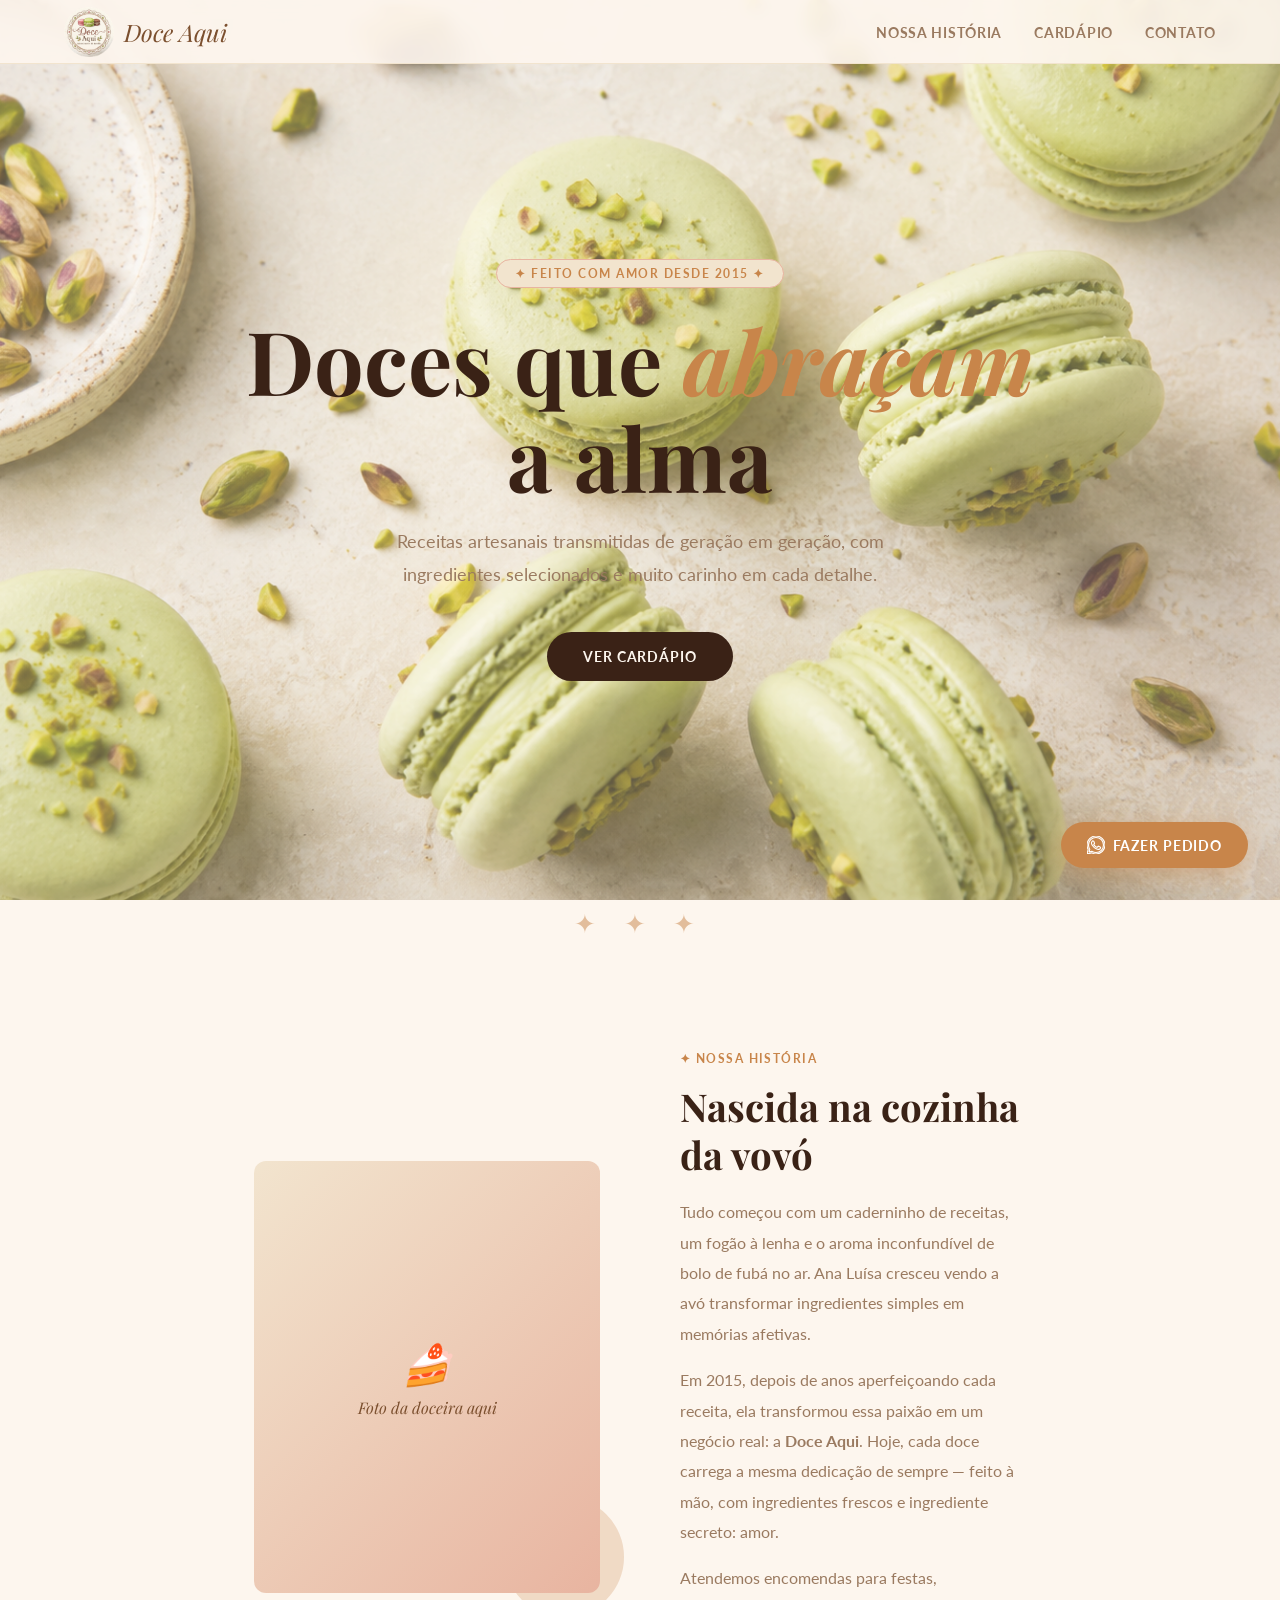
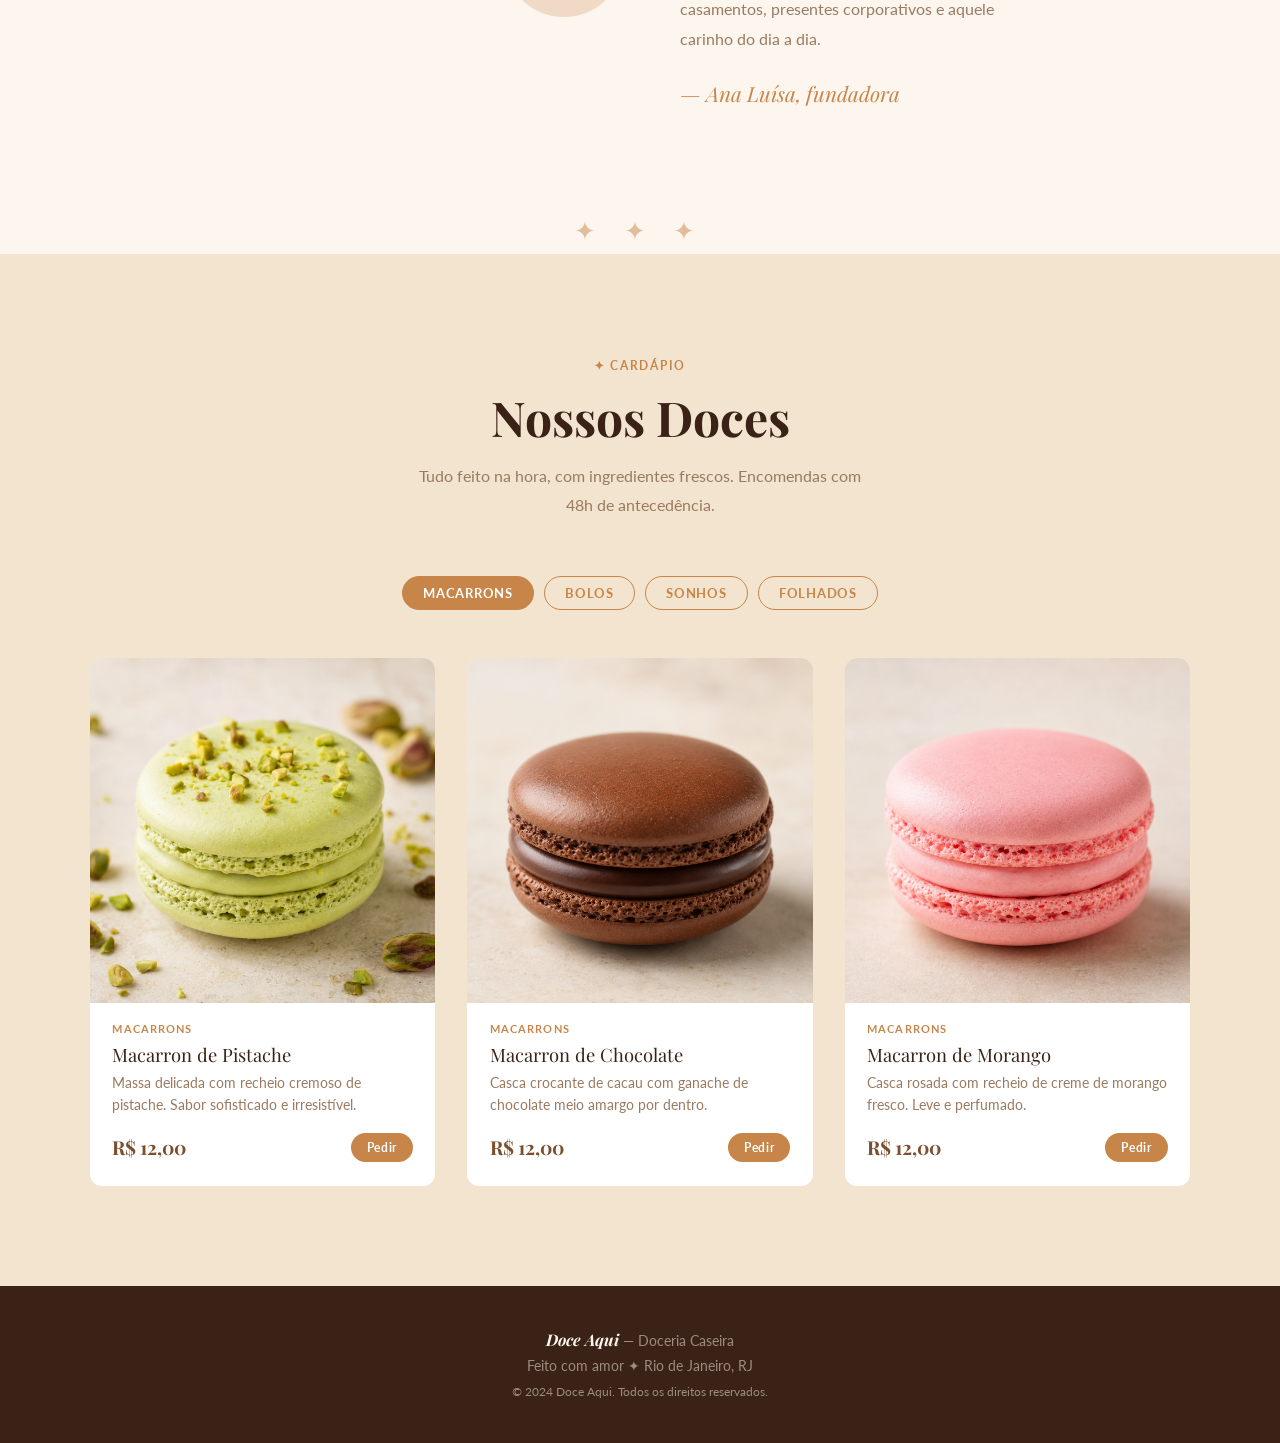
<file: index.html>
<!DOCTYPE html>
<html lang="pt-BR">
<head>
  <meta charset="UTF-8" />
  <meta name="viewport" content="width=device-width, initial-scale=1.0" />
  <title>Doce Aqui — Doceria Caseira</title>
  <link href="https://fonts.googleapis.com/css2?family=Playfair+Display:ital,wght@0,400;0,700;1,400&family=Lato:wght@300;400;700&display=swap" rel="stylesheet" />
  <link rel="icon" type="image/x-icon" href="assets/DoceAqui_icone.ico">
  <link rel="apple-touch-icon" href="assets/DoceAqui_logo.png">
  <link rel="shortcut icon" href="assets/DoceAqui_icone.ico">
  <link rel="stylesheet" href="styles.css">

</head>
<body>

  <!-- ── NAVBAR ── -->
  <nav>
    <a class="nav-logo" href="#">
      <img src="assets/DoceAqui_logo.png" alt="Logo Doce Aqui">
      Doce Aqui
    </a>
    <button class="nav-toggle" onclick="toggleMenu()">
      <span></span>
      <span></span>
      <span></span>
    </button>
    <ul class="nav-links" id="navLinks">
      <li><a href="#historia" onclick="fecharMenu()">Nossa História</a></li>
      <li><a href="#catalogo" onclick="fecharMenu()">Cardápio</a></li>
      <li><a href="https://wa.me/5511999999999" target="_blank" onclick="fecharMenu()">Contato</a></li>
    </ul>
  </nav>

  <!-- ── BOTÃO FLUTUANTE DE CONTATO ── -->
  <a class="btn-float" href="https://wa.me/5511999999999" target="_blank">
  <svg viewBox="0 0 32 32" fill="currentColor">
    <path d="M16 0C7.163 0 0 7.163 0 16c0 2.83.738 5.485 2.031 7.788L0 32l8.418-2.002A15.954 15.954 0 0 0 16 32c8.837 0 16-7.163 16-16S24.837 0 16 0zm0 29.333a13.28 13.28 0 0 1-6.787-1.858l-.486-.29-5.002 1.19 1.228-4.875-.317-.5A13.234 13.234 0 0 1 2.667 16C2.667 8.636 8.636 2.667 16 2.667S29.333 8.636 29.333 16 23.364 29.333 16 29.333zm7.27-9.875c-.398-.199-2.352-1.16-2.717-1.292-.364-.133-.63-.199-.895.2-.265.398-1.028 1.292-1.26 1.558-.232.265-.464.298-.862.1-.398-.2-1.681-.62-3.203-1.977-1.184-1.057-1.983-2.362-2.215-2.76-.232-.398-.025-.613.174-.811.179-.178.398-.465.597-.697.2-.233.265-.399.398-.664.133-.266.067-.498-.033-.697-.1-.2-.895-2.158-1.226-2.955-.322-.775-.65-.67-.895-.682l-.762-.013c-.265 0-.696.1-1.060.498-.364.398-1.393 1.36-1.393 3.317 0 1.957 1.426 3.848 1.625 4.114.2.265 2.807 4.287 6.802 6.014.951.41 1.693.655 2.271.839.954.304 1.823.261 2.51.158.766-.114 2.352-.961 2.683-1.889.332-.928.332-1.724.232-1.889-.099-.166-.364-.265-.762-.464z"/>
  </svg>
  Fazer Pedido
  </a>

  <!-- ── HERO ── -->
  <section class="hero">
    <div class="hero-bg-circle c1"></div>
    <div class="hero-bg-circle c2"></div>
    <div class="hero-badge">✦ Feito com amor desde 2015 ✦</div>
    <h1>Doces que <em>abraçam</em><br>a alma</h1>
    <p>Receitas artesanais transmitidas de geração em geração, com ingredientes selecionados e muito carinho em cada detalhe.</p>
    <a class="hero-cta" href="#catalogo">Ver Cardápio</a>
  </section>

  <div class="divider">✦ ✦ ✦</div>

  <!-- ── HISTÓRIA ── -->
  <section id="historia">
    <div class="historia-img-wrap">
      <!-- Substitua por <img class="historia-img" src="sua-foto.jpg" alt="Fundadora da Doce Aqui" /> -->
      <div class="historia-img-placeholder">
        <span class="icon">🍰</span>
        <span>Foto da doceira aqui</span>
      </div>
      <div class="historia-accent"></div>
    </div>
    <div class="historia-text">
      <span class="historia-tag">✦ Nossa história</span>
      <h2>Nascida na cozinha da vovó</h2>
      <p>Tudo começou com um caderninho de receitas, um fogão à lenha e o aroma inconfundível de bolo de fubá no ar. Ana Luísa cresceu vendo a avó transformar ingredientes simples em memórias afetivas.</p>
      <p>Em 2015, depois de anos aperfeiçoando cada receita, ela transformou essa paixão em um negócio real: a <strong>Doce Aqui</strong>. Hoje, cada doce carrega a mesma dedicação de sempre — feito à mão, com ingredientes frescos e ingrediente secreto: amor.</p>
      <p>Atendemos encomendas para festas, casamentos, presentes corporativos e aquele carinho do dia a dia.</p>
      <div class="historia-assinatura">— Ana Luísa, fundadora</div>
    </div>
  </section>

  <div class="divider">✦ ✦ ✦</div>

  <!-- ── CATÁLOGO ── -->
  <section id="catalogo">
    <div class="section-header">
      <span class="tag">✦ Cardápio</span>
      <h2>Nossos Doces</h2>
      <p>Tudo feito na hora, com ingredientes frescos. Encomendas com 48h de antecedência.</p>
    </div>

  <div class="filter-bar">
    <button class="filter-btn active" data-filter="macarrons"  onclick="filtrarCards(this,'macarrons')">Macarrons</button>
    <button class="filter-btn"        data-filter="bolos"      onclick="filtrarCards(this,'bolos')">Bolos</button>
    <button class="filter-btn"        data-filter="sonhos"     onclick="filtrarCards(this,'sonhos')">Sonhos</button>
    <button class="filter-btn"        data-filter="folhados"  onclick="filtrarCards(this,'folhados')">Folhados</button>
  </div>

    <div class="catalog-grid" id="catalogGrid">

      <div class="card" data-categoria="macarrons">
        <img src="assets/macarron_pistache.png" class="card-img" alt="Foto Macarron de Pistache">
        <div class="card-body">
          <div class="card-category">Macarrons</div>
          <div class="card-name">Macarron de Pistache</div>
          <div class="card-desc">Massa delicada com recheio cremoso de pistache. Sabor sofisticado e irresistível.</div>
          <div class="card-footer">
            <span class="card-price">R$ 12,00</span>
            <button class="card-btn" onclick="pedirProduto('Macarron de Pistache')">Pedir</button>
          </div>
        </div>
      </div>

      <div class="card" data-categoria="macarrons">
        <img src="assets/macarron_chocolate.png" class="card-img" alt="Macarron de chocolate">
        <div class="card-body">
          <div class="card-category">Macarrons</div>
          <div class="card-name">Macarron de Chocolate</div>
          <div class="card-desc">Casca crocante de cacau com ganache de chocolate meio amargo por dentro.</div>
          <div class="card-footer">
            <span class="card-price">R$ 12,00</span>
            <button class="card-btn" onclick="pedirProduto('Macarron de Chocolate')">Pedir</button>
          </div>
        </div>
      </div>

      <div class="card" data-categoria="macarrons">
        <img src="assets/macarron_morango.png" class="card-img" alt="Macarron de morango">
        <div class="card-body">
          <div class="card-category">Macarrons</div>
          <div class="card-name">Macarron de Morango</div>
          <div class="card-desc">Casca rosada com recheio de creme de morango fresco. Leve e perfumado.</div>
          <div class="card-footer">
            <span class="card-price">R$ 12,00</span>
            <button class="card-btn" onclick="pedirProduto('Macarron de Morango')">Pedir</button>
          </div>
        </div>
      </div>

      <div class="card" data-categoria="bolos" style="display:none">
        <img src="assets/bolo_cenoura.png" class="card-img" alt="Bolo de cenoura">
        <div class="card-body">
          <div class="card-category">Bolos</div>
          <div class="card-name">Bolo de Cenoura com Ganache</div>
          <div class="card-desc">Massa fofinha de cenoura coberta com cobertura de chocolate meio amargo. Clássico irresistível.</div>
          <div class="card-footer">
            <span class="card-price">R$ 75,00</span>
            <button class="card-btn" onclick="pedirProduto('Bolo de Cenoura com Ganache')">Pedir</button>
          </div>
        </div>
      </div>

      <div class="card" data-categoria="bolos" style="display:none">
        <img src="assets/bolo_brigadeiro.png" class="card-img" alt="Bolo de brigadeiro">
        <div class="card-body">
          <div class="card-category">Bolos</div>
          <div class="card-name">Bolo de Brigadeiro</div>
          <div class="card-desc">Massa de chocolate com recheio e cobertura de brigadeiro gourmet. Puro pecado.</div>
          <div class="card-footer">
            <span class="card-price">R$ 80,00</span>
            <button class="card-btn" onclick="pedirProduto('Bolo de Brigadeiro')">Pedir</button>
          </div>
        </div>
      </div>

      <div class="card" data-categoria="sonhos" style="display:none">
        <img src="assets/sonho_doce_de_leite.png" class="card-img" alt="Sonho de doce de leite">
        <div class="card-body">
          <div class="card-category">Sonhos</div>
          <div class="card-name">Sonho de Doce de Leite</div>
          <div class="card-desc">Massa macia e fofa recheada com doce de leite cremoso. Comfort food na sua melhor forma.</div>
          <div class="card-footer">
            <span class="card-price">R$ 18,00</span>
            <button class="card-btn" onclick="pedirProduto('Sonho de Doce de Leite')">Pedir</button>
          </div>
        </div>
      </div>

      <div class="card" data-categoria="sonhos" style="display:none">
        <img src="assets/sonho_baunilha.png" class="card-img" alt="Sonho de baunilha">
        <div class="card-body">
          <div class="card-category">Sonhos</div>
          <div class="card-name">Sonho de Baunilha</div>
          <div class="card-desc">Recheado com creme de baunilha artesanal, leve e perfumado. Clássico que nunca decepciona.</div>
          <div class="card-footer">
            <span class="card-price">R$ 18,00</span>
            <button class="card-btn" onclick="pedirProduto('Sonho de Baunilha e Creme')">Pedir</button>
          </div>
        </div>
      </div>

      <div class="card" data-categoria="folhados" style="display:none">
        <img src="assets/folhado_mil_folhas.png" class="card-img" alt="Folhado mil folhas">
        <div class="card-body">
          <div class="card-category">Folhados</div>
          <div class="card-name">Mil Folhas</div>
          <div class="card-desc">Camadas crocantes de massa folhada intercaladas com creme de baunilha e açúcar de confeiteiro.</div>
          <div class="card-footer">
            <span class="card-price">R$ 22,00</span>
            <button class="card-btn" onclick="pedirProduto('Mil Folhas')">Pedir</button>
          </div>
        </div>
      </div>

      <div class="card" data-categoria="folhados" style="display:none">
        <img src="assets/folhado_doce_de_leite.png" class="card-img" alt="Folhado de doce de leite">
        <div class="card-body">
          <div class="card-category">Folhados</div>
          <div class="card-name">Folhado de Doce de Leite</div>
          <div class="card-desc">Massa folhada crocante recheada com doce de leite cremoso. Simples e absolutamente delicioso.</div>
          <div class="card-footer">
            <span class="card-price">R$ 20,00</span>
            <button class="card-btn" onclick="pedirProduto('Folhado de Doce de Leite')">Pedir</button>
          </div>
        </div>
      </div>

    </div>
  </section>

  <!-- ── FOOTER ── -->
  <footer>
    <strong>Doce Aqui</strong> — Doceria Caseira<br>
    Feito com amor ✦ Rio de Janeiro, RJ<br>
    <span style="font-size:0.78rem;">© 2024 Doce Aqui. Todos os direitos reservados.</span>
  </footer>
  <script src="script.js"></script>
</body>
</html>
</file>
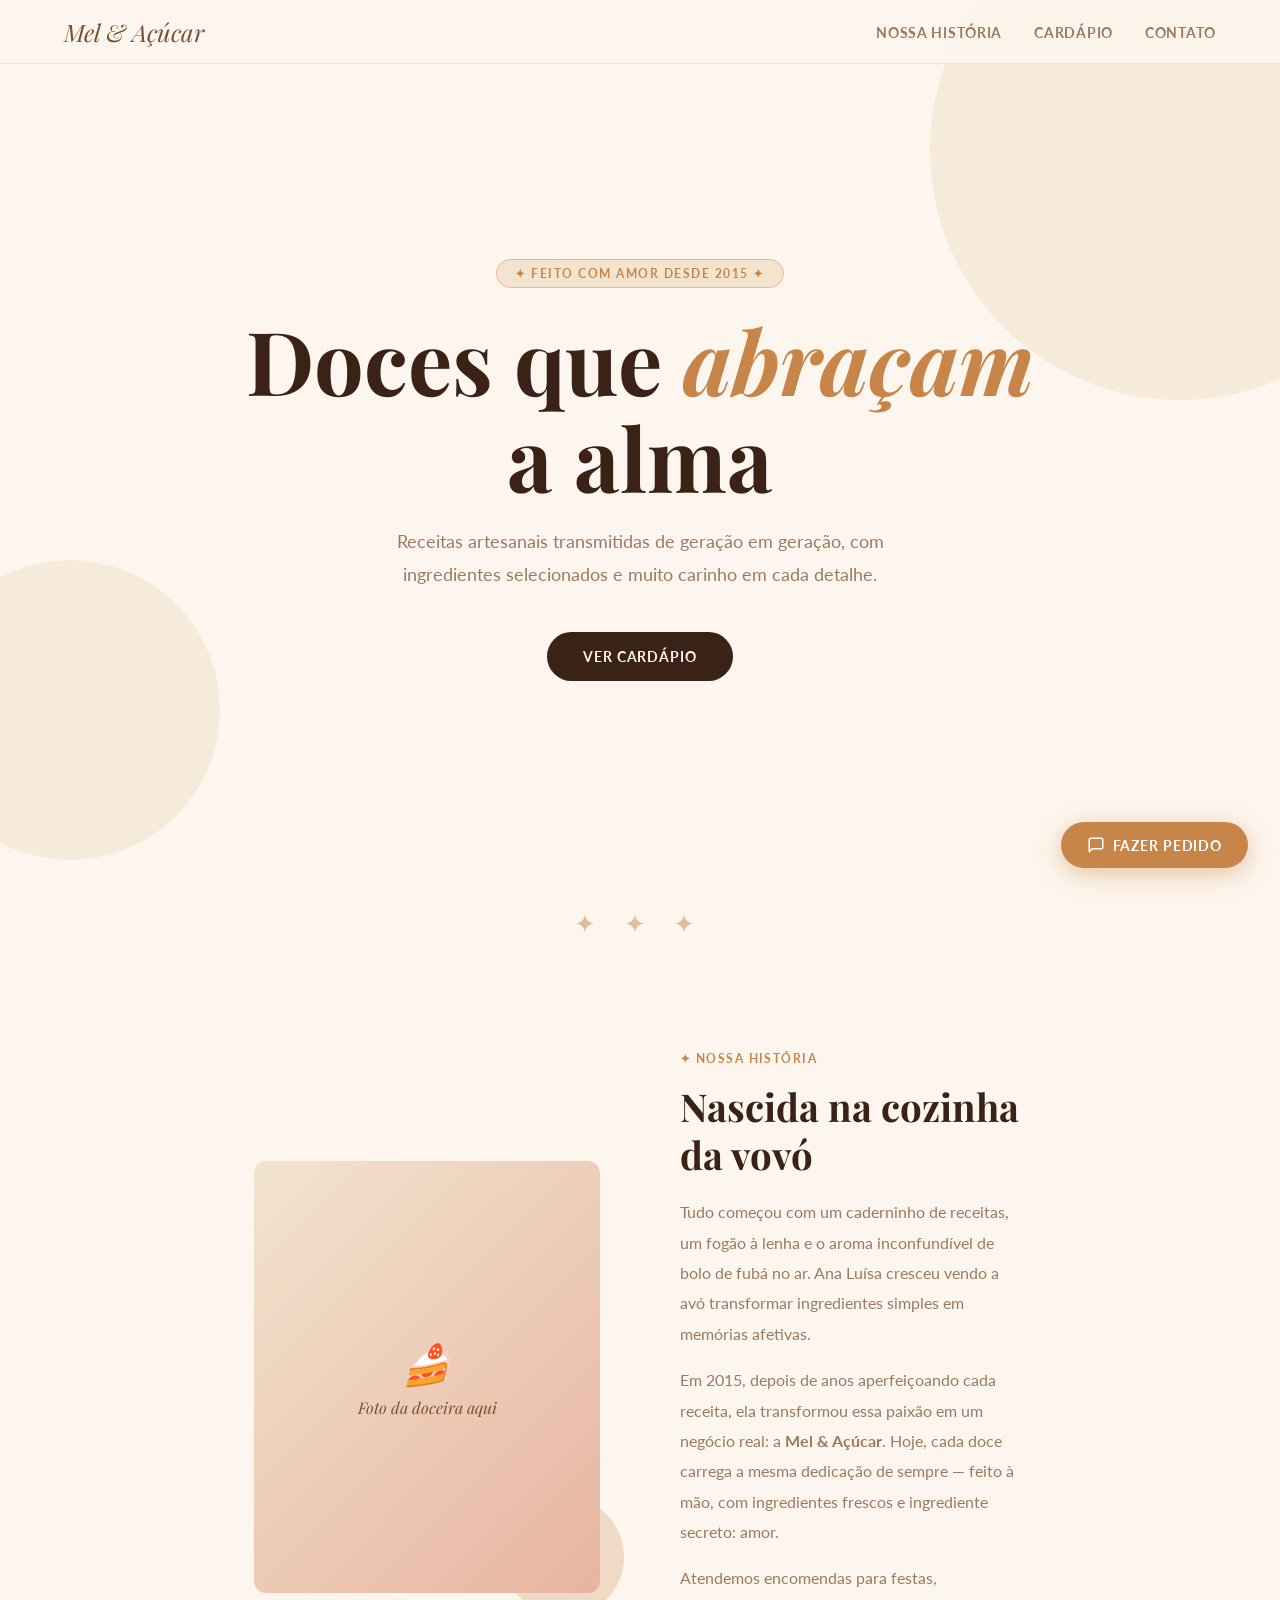
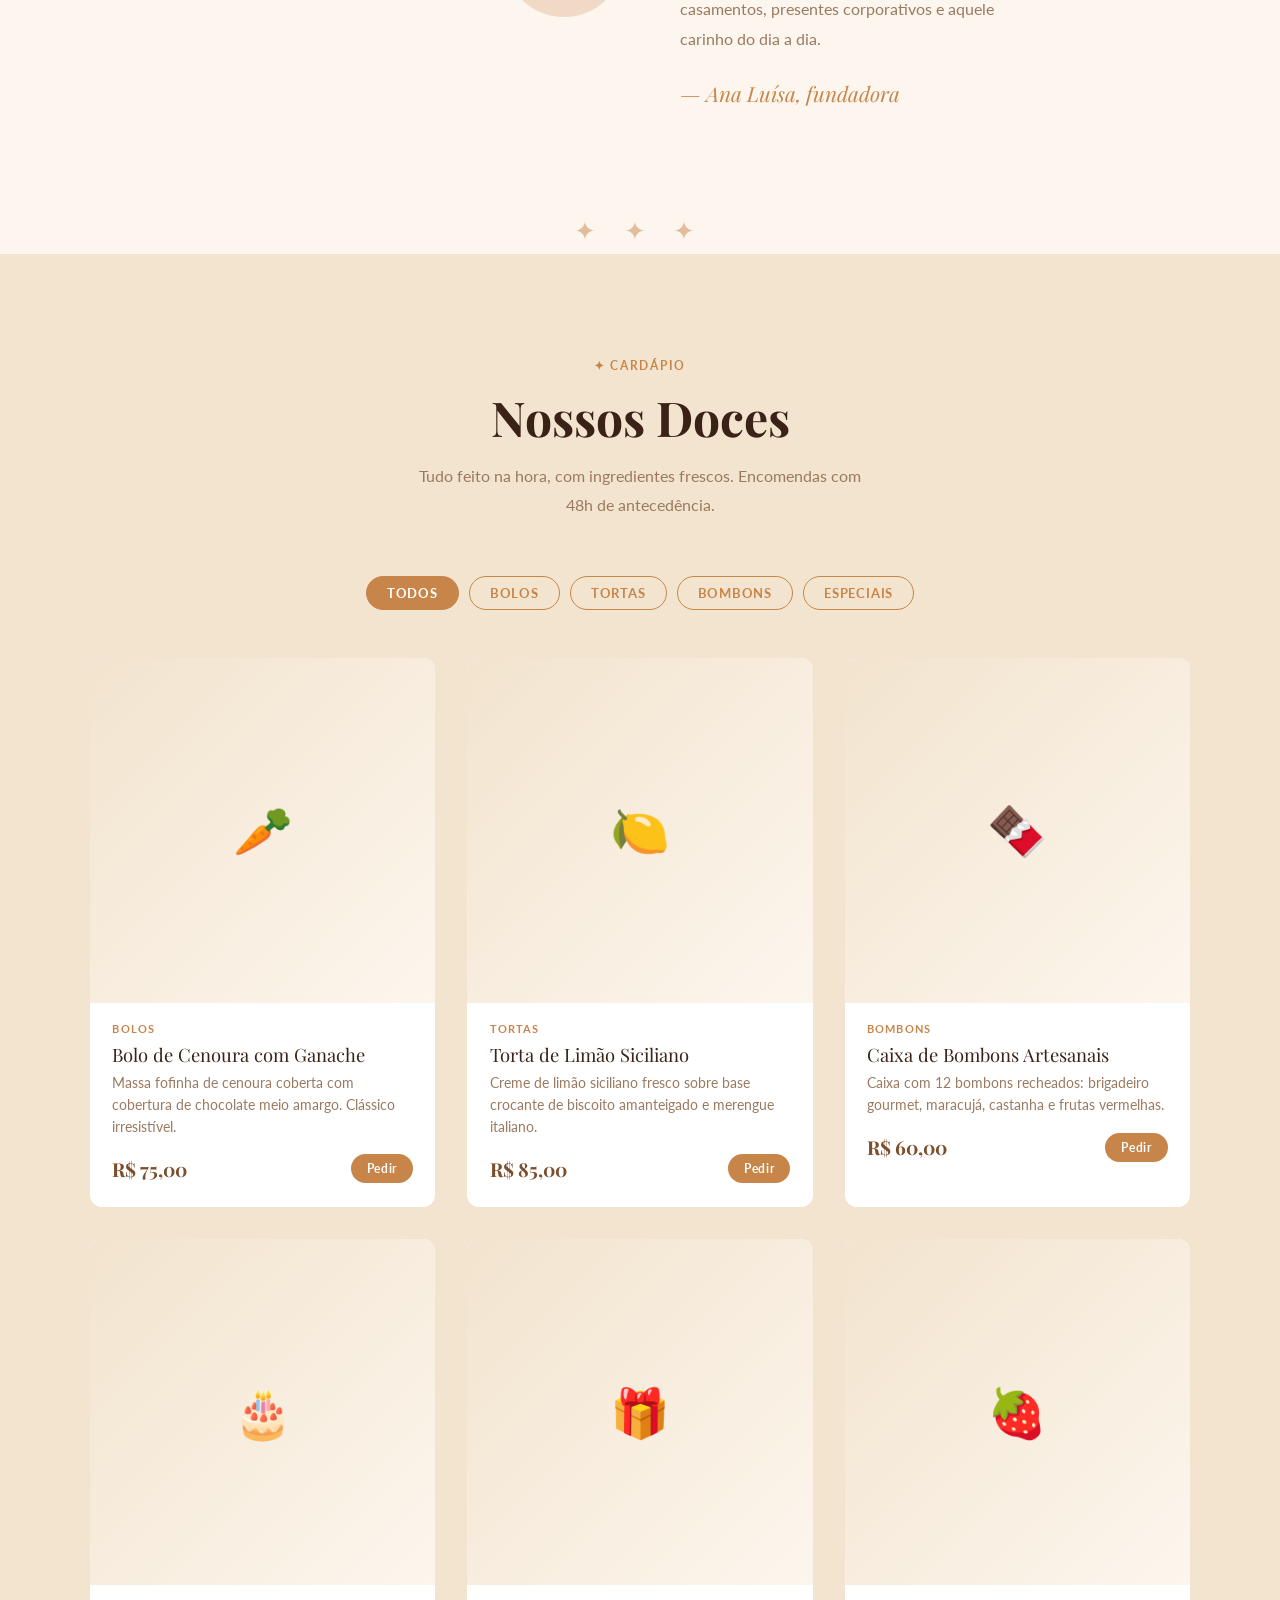
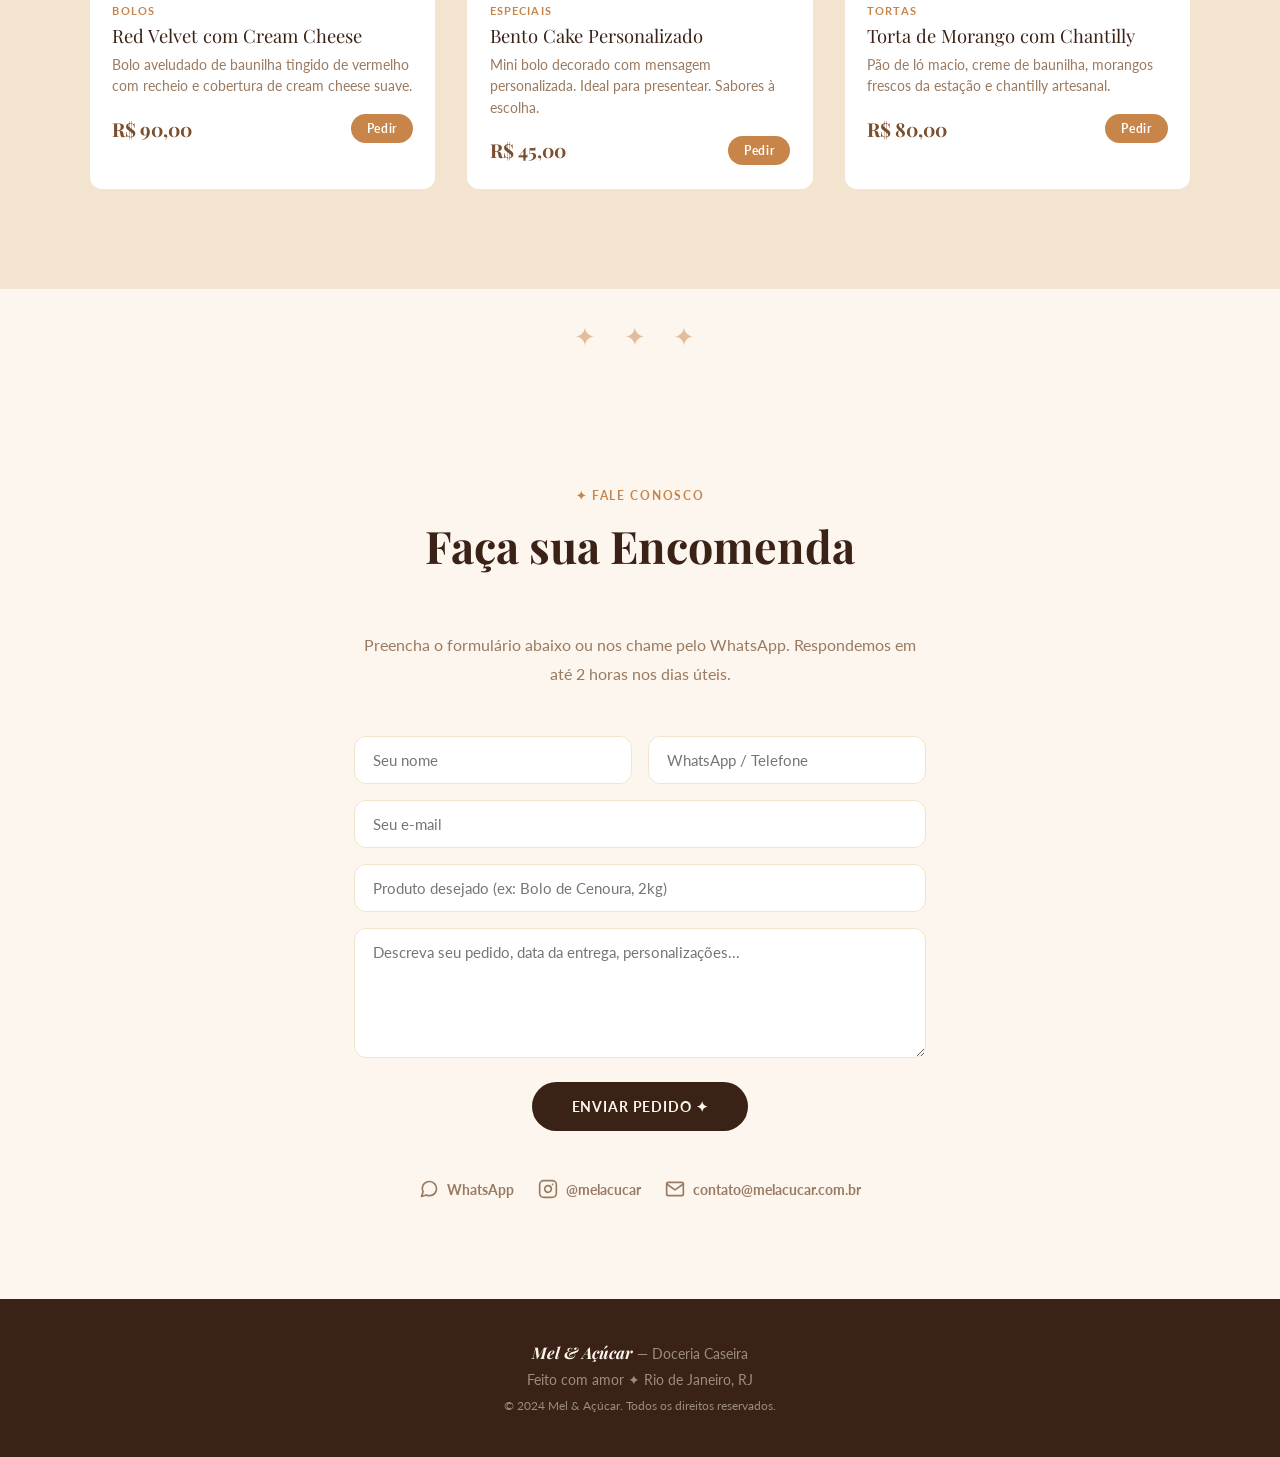
<file: landing_page.html>
<!DOCTYPE html>
<html lang="pt-BR">
<head>
  <meta charset="UTF-8" />
  <meta name="viewport" content="width=device-width, initial-scale=1.0" />
  <title>Mel & Açúcar — Doceria Caseira</title>
  <link href="https://fonts.googleapis.com/css2?family=Playfair+Display:ital,wght@0,400;0,700;1,400&family=Lato:wght@300;400;700&display=swap" rel="stylesheet" />
  <style>
    *, *::before, *::after { box-sizing: border-box; margin: 0; padding: 0; }

    :root {
      --cream:    #FDF6EE;
      --sand:     #F2E4CE;
      --caramel:  #C8854A;
      --brown:    #7B4F2E;
      --dark:     #3A2216;
      --white:    #FFFFFF;
      --rose:     #E8B4A0;
      --text:     #4A2E1A;
      --muted:    #9A7A60;
      --radius:   12px;
    }

    html { scroll-behavior: smooth; }

    body {
      font-family: 'Lato', sans-serif;
      background-color: var(--cream);
      color: var(--text);
      overflow-x: hidden;
    }

    /* ── NAVBAR ─────────────────────────────────────────── */
    nav {
      position: fixed;
      top: 0; left: 0; right: 0;
      z-index: 100;
      background: rgba(253, 246, 238, 0.92);
      backdrop-filter: blur(8px);
      border-bottom: 1px solid var(--sand);
      display: flex;
      justify-content: space-between;
      align-items: center;
      padding: 0 5%;
      height: 64px;
    }

    .nav-logo {
      font-family: 'Playfair Display', serif;
      font-size: 1.5rem;
      color: var(--brown);
      text-decoration: none;
      font-style: italic;
    }

    .nav-links {
      display: flex;
      gap: 2rem;
      list-style: none;
    }

    .nav-links a {
      text-decoration: none;
      color: var(--muted);
      font-size: 0.9rem;
      letter-spacing: 0.05em;
      text-transform: uppercase;
      font-weight: 700;
      transition: color 0.2s;
    }

    .nav-links a:hover { color: var(--caramel); }

    /* ── FLOATING CONTACT BUTTON ─────────────────────────── */
    .btn-float {
      position: fixed;
      bottom: 32px;
      right: 32px;
      z-index: 200;
      background: var(--caramel);
      color: var(--white);
      border: none;
      border-radius: 50px;
      padding: 14px 26px;
      font-family: 'Lato', sans-serif;
      font-weight: 700;
      font-size: 0.9rem;
      letter-spacing: 0.06em;
      text-transform: uppercase;
      cursor: pointer;
      box-shadow: 0 6px 24px rgba(200, 133, 74, 0.45);
      transition: transform 0.2s, box-shadow 0.2s, background 0.2s;
      display: flex;
      align-items: center;
      gap: 8px;
      text-decoration: none;
    }

    .btn-float:hover {
      background: var(--brown);
      transform: translateY(-2px);
      box-shadow: 0 10px 32px rgba(123, 79, 46, 0.4);
    }

    .btn-float svg {
      width: 18px;
      height: 18px;
      fill: none;
      stroke: currentColor;
      stroke-width: 2;
      stroke-linecap: round;
      stroke-linejoin: round;
    }

    /* ── HERO ────────────────────────────────────────────── */
    .hero {
      min-height: 100vh;
      display: flex;
      flex-direction: column;
      justify-content: center;
      align-items: center;
      text-align: center;
      padding: 120px 5% 80px;
      position: relative;
      overflow: hidden;
    }

    .hero-bg-circle {
      position: absolute;
      border-radius: 50%;
      background: var(--sand);
      opacity: 0.6;
      pointer-events: none;
    }
    .hero-bg-circle.c1 { width: 500px; height: 500px; top: -100px; right: -150px; }
    .hero-bg-circle.c2 { width: 300px; height: 300px; bottom: 40px; left: -80px; }

    .hero-badge {
      display: inline-block;
      background: var(--sand);
      color: var(--caramel);
      font-size: 0.78rem;
      font-weight: 700;
      letter-spacing: 0.12em;
      text-transform: uppercase;
      border-radius: 50px;
      padding: 6px 18px;
      margin-bottom: 1.5rem;
      border: 1px solid var(--rose);
    }

    .hero h1 {
      font-family: 'Playfair Display', serif;
      font-size: clamp(3rem, 7vw, 5.5rem);
      color: var(--dark);
      line-height: 1.1;
      margin-bottom: 1.2rem;
    }

    .hero h1 em {
      color: var(--caramel);
      font-style: italic;
    }

    .hero p {
      font-size: 1.15rem;
      color: var(--muted);
      max-width: 520px;
      line-height: 1.8;
      margin-bottom: 2.5rem;
    }

    .hero-cta {
      display: inline-block;
      background: var(--dark);
      color: var(--cream);
      text-decoration: none;
      padding: 16px 36px;
      border-radius: 50px;
      font-weight: 700;
      font-size: 0.9rem;
      letter-spacing: 0.06em;
      text-transform: uppercase;
      transition: background 0.2s, transform 0.2s;
    }

    .hero-cta:hover {
      background: var(--caramel);
      transform: translateY(-2px);
    }

    /* ── DIVIDER ─────────────────────────────────────────── */
    .divider {
      text-align: center;
      color: var(--caramel);
      font-size: 1.6rem;
      letter-spacing: 0.4em;
      padding: 0.5rem 0;
      opacity: 0.5;
    }

    /* ── HISTÓRIA ────────────────────────────────────────── */
    #historia {
      max-width: 900px;
      margin: 0 auto;
      padding: 100px 5%;
      display: grid;
      grid-template-columns: 1fr 1fr;
      gap: 5rem;
      align-items: center;
    }

    .historia-img-wrap {
      position: relative;
    }

    .historia-img {
      width: 100%;
      border-radius: var(--radius);
      aspect-ratio: 4/5;
      object-fit: cover;
      background: var(--sand);
      display: block;
    }

    .historia-img-placeholder {
      width: 100%;
      border-radius: var(--radius);
      aspect-ratio: 4/5;
      background: linear-gradient(135deg, var(--sand) 0%, var(--rose) 100%);
      display: flex;
      flex-direction: column;
      align-items: center;
      justify-content: center;
      color: var(--brown);
      font-family: 'Playfair Display', serif;
      font-size: 1rem;
      gap: 0.5rem;
      font-style: italic;
    }

    .historia-img-placeholder .icon {
      font-size: 2.5rem;
    }

    .historia-accent {
      position: absolute;
      width: 120px; height: 120px;
      background: var(--caramel);
      border-radius: 50%;
      bottom: -24px; right: -24px;
      z-index: -1;
      opacity: 0.25;
    }

    .historia-tag {
      display: inline-block;
      font-size: 0.75rem;
      font-weight: 700;
      letter-spacing: 0.12em;
      text-transform: uppercase;
      color: var(--caramel);
      margin-bottom: 1rem;
    }

    .historia-text h2 {
      font-family: 'Playfair Display', serif;
      font-size: clamp(1.8rem, 3vw, 2.6rem);
      color: var(--dark);
      line-height: 1.25;
      margin-bottom: 1.2rem;
    }

    .historia-text p {
      color: var(--muted);
      font-size: 1rem;
      line-height: 1.9;
      margin-bottom: 1rem;
    }

    .historia-text p:last-child { margin-bottom: 0; }

    .historia-assinatura {
      font-family: 'Playfair Display', serif;
      font-style: italic;
      font-size: 1.3rem;
      color: var(--caramel);
      margin-top: 1.5rem;
    }

    /* ── CATÁLOGO ────────────────────────────────────────── */
    #catalogo {
      background: var(--sand);
      padding: 100px 5%;
    }

    .section-header {
      text-align: center;
      margin-bottom: 3.5rem;
    }

    .section-header .tag {
      display: inline-block;
      font-size: 0.75rem;
      font-weight: 700;
      letter-spacing: 0.14em;
      text-transform: uppercase;
      color: var(--caramel);
      margin-bottom: 0.8rem;
    }

    .section-header h2 {
      font-family: 'Playfair Display', serif;
      font-size: clamp(2rem, 4vw, 3rem);
      color: var(--dark);
      margin-bottom: 0.8rem;
    }

    .section-header p {
      color: var(--muted);
      font-size: 1rem;
      max-width: 460px;
      margin: 0 auto;
      line-height: 1.8;
    }

    .filter-bar {
      display: flex;
      justify-content: center;
      flex-wrap: wrap;
      gap: 10px;
      margin-bottom: 3rem;
    }

    .filter-btn {
      background: transparent;
      border: 1.5px solid var(--caramel);
      color: var(--caramel);
      border-radius: 50px;
      padding: 8px 20px;
      font-family: 'Lato', sans-serif;
      font-size: 0.82rem;
      font-weight: 700;
      letter-spacing: 0.06em;
      text-transform: uppercase;
      cursor: pointer;
      transition: all 0.2s;
    }

    .filter-btn:hover,
    .filter-btn.active {
      background: var(--caramel);
      color: var(--white);
    }

    .catalog-grid {
      display: grid;
      grid-template-columns: repeat(auto-fill, minmax(260px, 1fr));
      gap: 2rem;
      max-width: 1100px;
      margin: 0 auto;
    }

    .card {
      background: var(--white);
      border-radius: var(--radius);
      overflow: hidden;
      transition: transform 0.25s, box-shadow 0.25s;
      cursor: pointer;
    }

    .card:hover {
      transform: translateY(-6px);
      box-shadow: 0 16px 40px rgba(58, 34, 22, 0.12);
    }

    .card-img {
      width: 100%;
      aspect-ratio: 1/1;
      object-fit: cover;
      background: var(--sand);
      display: block;
    }

    .card-img-placeholder {
      width: 100%;
      aspect-ratio: 1/1;
      display: flex;
      align-items: center;
      justify-content: center;
      font-size: 3rem;
      background: linear-gradient(135deg, var(--sand) 0%, var(--cream) 100%);
    }

    .card-body {
      padding: 1.2rem 1.4rem 1.5rem;
    }

    .card-category {
      font-size: 0.7rem;
      font-weight: 700;
      letter-spacing: 0.1em;
      text-transform: uppercase;
      color: var(--caramel);
      margin-bottom: 0.4rem;
    }

    .card-name {
      font-family: 'Playfair Display', serif;
      font-size: 1.15rem;
      color: var(--dark);
      margin-bottom: 0.4rem;
    }

    .card-desc {
      font-size: 0.85rem;
      color: var(--muted);
      line-height: 1.6;
      margin-bottom: 1rem;
    }

    .card-footer {
      display: flex;
      justify-content: space-between;
      align-items: center;
    }

    .card-price {
      font-family: 'Playfair Display', serif;
      font-size: 1.2rem;
      color: var(--brown);
      font-weight: 700;
    }

    .card-btn {
      background: var(--caramel);
      color: var(--white);
      border: none;
      border-radius: 50px;
      padding: 7px 16px;
      font-family: 'Lato', sans-serif;
      font-size: 0.78rem;
      font-weight: 700;
      letter-spacing: 0.05em;
      cursor: pointer;
      transition: background 0.2s;
    }

    .card-btn:hover { background: var(--brown); }

    /* ── CONTATO ─────────────────────────────────────────── */
    #contato {
      padding: 100px 5%;
      max-width: 700px;
      margin: 0 auto;
      text-align: center;
    }

    #contato h2 {
      font-family: 'Playfair Display', serif;
      font-size: clamp(2rem, 4vw, 2.8rem);
      color: var(--dark);
      margin-bottom: 1rem;
    }

    #contato > p {
      color: var(--muted);
      font-size: 1rem;
      line-height: 1.8;
      margin-bottom: 3rem;
    }

    .contact-form {
      display: flex;
      flex-direction: column;
      gap: 1rem;
      text-align: left;
    }

    .form-row {
      display: grid;
      grid-template-columns: 1fr 1fr;
      gap: 1rem;
    }

    .contact-form input,
    .contact-form textarea {
      width: 100%;
      background: var(--white);
      border: 1.5px solid var(--sand);
      border-radius: var(--radius);
      padding: 14px 18px;
      font-family: 'Lato', sans-serif;
      font-size: 0.95rem;
      color: var(--text);
      outline: none;
      transition: border-color 0.2s;
    }

    .contact-form input:focus,
    .contact-form textarea:focus {
      border-color: var(--caramel);
    }

    .contact-form textarea { resize: vertical; min-height: 130px; }

    .form-submit {
      background: var(--dark);
      color: var(--cream);
      border: none;
      border-radius: 50px;
      padding: 16px 40px;
      font-family: 'Lato', sans-serif;
      font-weight: 700;
      font-size: 0.9rem;
      letter-spacing: 0.06em;
      text-transform: uppercase;
      cursor: pointer;
      align-self: center;
      transition: background 0.2s, transform 0.2s;
      margin-top: 0.5rem;
    }

    .form-submit:hover {
      background: var(--caramel);
      transform: translateY(-2px);
    }

    .contact-channels {
      display: flex;
      justify-content: center;
      gap: 1.5rem;
      margin-top: 3rem;
      flex-wrap: wrap;
    }

    .channel-link {
      display: flex;
      align-items: center;
      gap: 8px;
      text-decoration: none;
      color: var(--muted);
      font-size: 0.9rem;
      font-weight: 700;
      transition: color 0.2s;
    }

    .channel-link:hover { color: var(--caramel); }

    .channel-link svg {
      width: 20px; height: 20px;
      fill: none; stroke: currentColor;
      stroke-width: 2;
      stroke-linecap: round;
      stroke-linejoin: round;
    }

    /* ── FOOTER ──────────────────────────────────────────── */
    footer {
      background: var(--dark);
      color: rgba(253, 246, 238, 0.5);
      text-align: center;
      padding: 2.5rem 5%;
      font-size: 0.85rem;
      line-height: 1.8;
    }

    footer strong {
      color: var(--cream);
      font-family: 'Playfair Display', serif;
      font-style: italic;
      font-size: 1rem;
    }

    /* ── RESPONSIVE ──────────────────────────────────────── */
    @media (max-width: 700px) {
      #historia {
        grid-template-columns: 1fr;
        gap: 2.5rem;
        padding: 70px 5%;
      }

      .form-row { grid-template-columns: 1fr; }

      .nav-links { display: none; }

      .btn-float { bottom: 20px; right: 20px; padding: 12px 20px; }
    }
  </style>
</head>
<body>

  <!-- ── NAVBAR ── -->
  <nav>
    <a class="nav-logo" href="#">Mel & Açúcar</a>
    <ul class="nav-links">
      <li><a href="#historia">Nossa História</a></li>
      <li><a href="#catalogo">Cardápio</a></li>
      <li><a href="#contato">Contato</a></li>
    </ul>
  </nav>

  <!-- ── BOTÃO FLUTUANTE DE CONTATO ── -->
  <a class="btn-float" href="#contato">
    <svg viewBox="0 0 24 24"><path d="M21 15a2 2 0 0 1-2 2H7l-4 4V5a2 2 0 0 1 2-2h14a2 2 0 0 1 2 2z"/></svg>
    Fazer Pedido
  </a>

  <!-- ── HERO ── -->
  <section class="hero">
    <div class="hero-bg-circle c1"></div>
    <div class="hero-bg-circle c2"></div>
    <div class="hero-badge">✦ Feito com amor desde 2015 ✦</div>
    <h1>Doces que <em>abraçam</em><br>a alma</h1>
    <p>Receitas artesanais transmitidas de geração em geração, com ingredientes selecionados e muito carinho em cada detalhe.</p>
    <a class="hero-cta" href="#catalogo">Ver Cardápio</a>
  </section>

  <div class="divider">✦ ✦ ✦</div>

  <!-- ── HISTÓRIA ── -->
  <section id="historia">
    <div class="historia-img-wrap">
      <!-- Substitua por <img class="historia-img" src="sua-foto.jpg" alt="Fundadora da Mel & Açúcar" /> -->
      <div class="historia-img-placeholder">
        <span class="icon">🍰</span>
        <span>Foto da doceira aqui</span>
      </div>
      <div class="historia-accent"></div>
    </div>
    <div class="historia-text">
      <span class="historia-tag">✦ Nossa história</span>
      <h2>Nascida na cozinha da vovó</h2>
      <p>Tudo começou com um caderninho de receitas, um fogão à lenha e o aroma inconfundível de bolo de fubá no ar. Ana Luísa cresceu vendo a avó transformar ingredientes simples em memórias afetivas.</p>
      <p>Em 2015, depois de anos aperfeiçoando cada receita, ela transformou essa paixão em um negócio real: a <strong>Mel & Açúcar</strong>. Hoje, cada doce carrega a mesma dedicação de sempre — feito à mão, com ingredientes frescos e ingrediente secreto: amor.</p>
      <p>Atendemos encomendas para festas, casamentos, presentes corporativos e aquele carinho do dia a dia.</p>
      <div class="historia-assinatura">— Ana Luísa, fundadora</div>
    </div>
  </section>

  <div class="divider">✦ ✦ ✦</div>

  <!-- ── CATÁLOGO ── -->
  <section id="catalogo">
    <div class="section-header">
      <span class="tag">✦ Cardápio</span>
      <h2>Nossos Doces</h2>
      <p>Tudo feito na hora, com ingredientes frescos. Encomendas com 48h de antecedência.</p>
    </div>

    <div class="filter-bar">
      <button class="filter-btn active" data-filter="todos" onclick="filtrarCards(this, 'todos')">Todos</button>
      <button class="filter-btn" data-filter="bolos" onclick="filtrarCards(this, 'bolos')">Bolos</button>
      <button class="filter-btn" data-filter="tortas" onclick="filtrarCards(this, 'tortas')">Tortas</button>
      <button class="filter-btn" data-filter="bombons" onclick="filtrarCards(this, 'bombons')">Bombons</button>
      <button class="filter-btn" data-filter="especiais" onclick="filtrarCards(this, 'especiais')">Especiais</button>
    </div>

    <div class="catalog-grid" id="catalogGrid">

      <!-- PRODUTO 1 -->
      <div class="card" data-categoria="bolos">
        <!-- <img class="card-img" src="bolo-cenoura.jpg" alt="Bolo de Cenoura com Ganache"> -->
        <div class="card-img-placeholder">🥕</div>
        <div class="card-body">
          <div class="card-category">Bolos</div>
          <div class="card-name">Bolo de Cenoura com Ganache</div>
          <div class="card-desc">Massa fofinha de cenoura coberta com cobertura de chocolate meio amargo. Clássico irresistível.</div>
          <div class="card-footer">
            <span class="card-price">R$ 75,00</span>
            <button class="card-btn" onclick="pedirProduto('Bolo de Cenoura com Ganache')">Pedir</button>
          </div>
        </div>
      </div>

      <!-- PRODUTO 2 -->
      <div class="card" data-categoria="tortas">
        <!-- <img class="card-img" src="torta-limao.jpg" alt="Torta de Limão Siciliano"> -->
        <div class="card-img-placeholder">🍋</div>
        <div class="card-body">
          <div class="card-category">Tortas</div>
          <div class="card-name">Torta de Limão Siciliano</div>
          <div class="card-desc">Creme de limão siciliano fresco sobre base crocante de biscoito amanteigado e merengue italiano.</div>
          <div class="card-footer">
            <span class="card-price">R$ 85,00</span>
            <button class="card-btn" onclick="pedirProduto('Torta de Limão Siciliano')">Pedir</button>
          </div>
        </div>
      </div>

      <!-- PRODUTO 3 -->
      <div class="card" data-categoria="bombons">
        <!-- <img class="card-img" src="caixa-bombons.jpg" alt="Caixa de Bombons Artesanais"> -->
        <div class="card-img-placeholder">🍫</div>
        <div class="card-body">
          <div class="card-category">Bombons</div>
          <div class="card-name">Caixa de Bombons Artesanais</div>
          <div class="card-desc">Caixa com 12 bombons recheados: brigadeiro gourmet, maracujá, castanha e frutas vermelhas.</div>
          <div class="card-footer">
            <span class="card-price">R$ 60,00</span>
            <button class="card-btn" onclick="pedirProduto('Caixa de Bombons Artesanais')">Pedir</button>
          </div>
        </div>
      </div>

      <!-- PRODUTO 4 -->
      <div class="card" data-categoria="bolos">
        <!-- <img class="card-img" src="bolo-red-velvet.jpg" alt="Red Velvet"> -->
        <div class="card-img-placeholder">🎂</div>
        <div class="card-body">
          <div class="card-category">Bolos</div>
          <div class="card-name">Red Velvet com Cream Cheese</div>
          <div class="card-desc">Bolo aveludado de baunilha tingido de vermelho com recheio e cobertura de cream cheese suave.</div>
          <div class="card-footer">
            <span class="card-price">R$ 90,00</span>
            <button class="card-btn" onclick="pedirProduto('Red Velvet com Cream Cheese')">Pedir</button>
          </div>
        </div>
      </div>

      <!-- PRODUTO 5 -->
      <div class="card" data-categoria="especiais">
        <!-- <img class="card-img" src="bento-cake.jpg" alt="Bento Cake Personalizado"> -->
        <div class="card-img-placeholder">🎁</div>
        <div class="card-body">
          <div class="card-category">Especiais</div>
          <div class="card-name">Bento Cake Personalizado</div>
          <div class="card-desc">Mini bolo decorado com mensagem personalizada. Ideal para presentear. Sabores à escolha.</div>
          <div class="card-footer">
            <span class="card-price">R$ 45,00</span>
            <button class="card-btn" onclick="pedirProduto('Bento Cake Personalizado')">Pedir</button>
          </div>
        </div>
      </div>

      <!-- PRODUTO 6 -->
      <div class="card" data-categoria="tortas">
        <!-- <img class="card-img" src="torta-morango.jpg" alt="Torta de Morango"> -->
        <div class="card-img-placeholder">🍓</div>
        <div class="card-body">
          <div class="card-category">Tortas</div>
          <div class="card-name">Torta de Morango com Chantilly</div>
          <div class="card-desc">Pão de ló macio, creme de baunilha, morangos frescos da estação e chantilly artesanal.</div>
          <div class="card-footer">
            <span class="card-price">R$ 80,00</span>
            <button class="card-btn" onclick="pedirProduto('Torta de Morango com Chantilly')">Pedir</button>
          </div>
        </div>
      </div>

    </div>
  </section>

  <div class="divider" style="padding: 2rem 0;">✦ ✦ ✦</div>

  <!-- ── CONTATO ── -->
  <section id="contato">
    <div class="section-header">
      <span class="tag">✦ Fale conosco</span>
      <h2>Faça sua Encomenda</h2>
    </div>
    <p>Preencha o formulário abaixo ou nos chame pelo WhatsApp. Respondemos em até 2 horas nos dias úteis.</p>

    <form class="contact-form" onsubmit="enviarFormulario(event)">
      <div class="form-row">
        <input type="text" placeholder="Seu nome" required />
        <input type="tel" placeholder="WhatsApp / Telefone" required />
      </div>
      <input type="email" placeholder="Seu e-mail" required />
      <input type="text" placeholder="Produto desejado (ex: Bolo de Cenoura, 2kg)" />
      <textarea placeholder="Descreva seu pedido, data da entrega, personalizações..." required></textarea>
      <button type="submit" class="form-submit">Enviar Pedido ✦</button>
    </form>

    <div class="contact-channels">
      <a class="channel-link" href="https://wa.me/5511999999999" target="_blank">
        <svg viewBox="0 0 24 24"><path d="M21 11.5a8.38 8.38 0 0 1-.9 3.8 8.5 8.5 0 0 1-7.6 4.7 8.38 8.38 0 0 1-3.8-.9L3 21l1.9-5.7a8.38 8.38 0 0 1-.9-3.8 8.5 8.5 0 0 1 4.7-7.6 8.38 8.38 0 0 1 3.8-.9h.5a8.48 8.48 0 0 1 8 8v.5z"/></svg>
        WhatsApp
      </a>
      <a class="channel-link" href="https://instagram.com/melacucar" target="_blank">
        <svg viewBox="0 0 24 24"><rect x="2" y="2" width="20" height="20" rx="5" ry="5"/><path d="M16 11.37A4 4 0 1 1 12.63 8 4 4 0 0 1 16 11.37z"/><line x1="17.5" y1="6.5" x2="17.51" y2="6.5"/></svg>
        @melacucar
      </a>
      <a class="channel-link" href="mailto:contato@melacucar.com.br">
        <svg viewBox="0 0 24 24"><path d="M4 4h16c1.1 0 2 .9 2 2v12c0 1.1-.9 2-2 2H4c-1.1 0-2-.9-2-2V6c0-1.1.9-2 2-2z"/><polyline points="22,6 12,13 2,6"/></svg>
        contato@melacucar.com.br
      </a>
    </div>
  </section>

  <!-- ── FOOTER ── -->
  <footer>
    <strong>Mel & Açúcar</strong> — Doceria Caseira<br>
    Feito com amor ✦ Rio de Janeiro, RJ<br>
    <span style="font-size:0.78rem;">© 2024 Mel & Açúcar. Todos os direitos reservados.</span>
  </footer>

  <script>
    function filtrarCards(btn, categoria) {
      document.querySelectorAll('.filter-btn').forEach(b => b.classList.remove('active'));
      btn.classList.add('active');

      document.querySelectorAll('.card').forEach(card => {
        if (categoria === 'todos' || card.dataset.categoria === categoria) {
          card.style.display = '';
          card.style.animation = 'none';
          card.offsetHeight;
          card.style.animation = 'fadeIn 0.3s ease forwards';
        } else {
          card.style.display = 'none';
        }
      });
    }

    function pedirProduto(nome) {
      const el = document.getElementById('contato');
      el.scrollIntoView({ behavior: 'smooth' });
      setTimeout(() => {
        const input = el.querySelector('input[placeholder*="Produto"]');
        if (input) {
          input.value = nome;
          input.focus();
        }
      }, 600);
    }

    function enviarFormulario(e) {
      e.preventDefault();
      const btn = e.target.querySelector('.form-submit');
      btn.textContent = 'Pedido enviado! ✓';
      btn.style.background = '#5a8a3e';
      setTimeout(() => {
        btn.textContent = 'Enviar Pedido ✦';
        btn.style.background = '';
        e.target.reset();
      }, 3000);
    }

    const style = document.createElement('style');
    style.textContent = `@keyframes fadeIn { from { opacity: 0; transform: translateY(10px); } to { opacity: 1; transform: translateY(0); } }`;
    document.head.appendChild(style);
  </script>
</body>
</html>
</file>
<file: styles.css>
*, *::before, *::after { box-sizing: border-box; margin: 0; padding: 0; }

    :root {
      --cream:    #FDF6EE;
      --sand:     #F2E4CE;
      --caramel:  #C8854A;
      --brown:    #7B4F2E;
      --dark:     #3A2216;
      --white:    #FFFFFF;
      --rose:     #E8B4A0;
      --text:     #4A2E1A;
      --muted:    #9A7A60;
      --radius:   12px;
    }

    html { scroll-behavior: smooth; }

    body {
      font-family: 'Lato', sans-serif;
      background-color: var(--cream);
      color: var(--text);
      overflow-x: hidden;
    }

    /* ── NAVBAR ─────────────────────────────────────────── */
    nav {
      position: fixed;
      top: 0; left: 0; right: 0;
      z-index: 100;
      background: rgba(253, 246, 238, 0.92);
      backdrop-filter: blur(8px);
      border-bottom: 1px solid var(--sand);
      display: flex;
      justify-content: space-between;
      align-items: center;
      padding: 0 5%;
      height: 64px;
    }

    .nav-logo {
    font-family: 'Playfair Display', serif;
    font-size: 1.5rem;
    color: var(--brown);
    text-decoration: none;
    font-style: italic;
    display: flex;
    align-items: center;
    gap: 10px;
    }

    .nav-logo img {
    height: 50px;
    width: auto;
    }

    .nav-links {
      display: flex;
      gap: 2rem;
      list-style: none;
    }

    .nav-links a {
      text-decoration: none;
      color: var(--muted);
      font-size: 0.9rem;
      letter-spacing: 0.05em;
      text-transform: uppercase;
      font-weight: 700;
      transition: color 0.2s;
    }

    .nav-links a:hover { color: var(--caramel); }

    /* ── FLOATING CONTACT BUTTON ─────────────────────────── */
    .btn-float {
      position: fixed;
      bottom: 32px;
      right: 32px;
      z-index: 200;
      background: var(--caramel);
      color: var(--white);
      border: none;
      border-radius: 50px;
      padding: 14px 26px;
      font-family: 'Lato', sans-serif;
      font-weight: 700;
      font-size: 0.9rem;
      letter-spacing: 0.06em;
      text-transform: uppercase;
      cursor: pointer;
      box-shadow: 0 6px 24px rgba(200, 133, 74, 0.45);
      transition: transform 0.2s, box-shadow 0.2s, background 0.2s;
      display: flex;
      align-items: center;
      gap: 8px;
      text-decoration: none;
    }

    .btn-float:hover {
      background: var(--brown);
      transform: translateY(-2px);
      box-shadow: 0 10px 32px rgba(123, 79, 46, 0.4);
    }

    .btn-float svg {
      width: 18px;
      height: 18px;
      fill: none;
      stroke: currentColor;
      stroke-width: 2;
      stroke-linecap: round;
      stroke-linejoin: round;
    }

    /* ── HERO ────────────────────────────────────────────── */
    .hero {
    background-image: url(assets/Macarron_fundo.png);
    background-size: cover;
    background-position: center;
    min-height: 100vh;
    display: flex;
    flex-direction: column;
    justify-content: center;
    align-items: center;
    text-align: center;
    padding: 120px 5% 80px;
    position: relative;
    overflow: hidden;
    }

    .hero::before {
    content: '';
    position: absolute;
    inset: 0;
    background: rgba(253, 246, 238, 0.276);
    z-index: 0;
    }

    .hero > * {
    position: relative;
    z-index: 1;
    }

    .hero-badge {
      display: inline-block;
      background: var(--sand);
      color: var(--caramel);
      font-size: 0.78rem;
      font-weight: 700;
      letter-spacing: 0.12em;
      text-transform: uppercase;
      border-radius: 50px;
      padding: 6px 18px;
      margin-bottom: 1.5rem;
      border: 1px solid var(--rose);
    }

    .hero h1 {
      font-family: 'Playfair Display', serif;
      font-size: clamp(3rem, 7vw, 5.5rem);
      color: var(--dark);
      line-height: 1.1;
      margin-bottom: 1.2rem;
    }

    .hero h1 em {
      color: var(--caramel);
      font-style: italic;
    }

    .hero p {
      font-size: 1.15rem;
      color: var(--muted);
      max-width: 520px;
      line-height: 1.8;
      margin-bottom: 2.5rem;
    }

    .hero-cta {
      display: inline-block;
      background: var(--dark);
      color: var(--cream);
      text-decoration: none;
      padding: 16px 36px;
      border-radius: 50px;
      font-weight: 700;
      font-size: 0.9rem;
      letter-spacing: 0.06em;
      text-transform: uppercase;
      transition: background 0.2s, transform 0.2s;
    }

    .hero-cta:hover {
      background: var(--caramel);
      transform: translateY(-2px);
    }

    /* ── DIVIDER ─────────────────────────────────────────── */
    .divider {
      text-align: center;
      color: var(--caramel);
      font-size: 1.6rem;
      letter-spacing: 0.4em;
      padding: 0.5rem 0;
      opacity: 0.5;
    }

    /* ── HISTÓRIA ────────────────────────────────────────── */
    #historia {
      max-width: 900px;
      margin: 0 auto;
      padding: 100px 5%;
      display: grid;
      grid-template-columns: 1fr 1fr;
      gap: 5rem;
      align-items: center;
    }

    .historia-img-wrap {
      position: relative;
    }

    .historia-img {
      width: 100%;
      border-radius: var(--radius);
      aspect-ratio: 4/5;
      object-fit: cover;
      background: var(--sand);
      display: block;
    }

    .historia-img-placeholder {
      width: 100%;
      border-radius: var(--radius);
      aspect-ratio: 4/5;
      background: linear-gradient(135deg, var(--sand) 0%, var(--rose) 100%);
      display: flex;
      flex-direction: column;
      align-items: center;
      justify-content: center;
      color: var(--brown);
      font-family: 'Playfair Display', serif;
      font-size: 1rem;
      gap: 0.5rem;
      font-style: italic;
    }

    .historia-img-placeholder .icon {
      font-size: 2.5rem;
    }

    .historia-accent {
      position: absolute;
      width: 120px; height: 120px;
      background: var(--caramel);
      border-radius: 50%;
      bottom: -24px; right: -24px;
      z-index: -1;
      opacity: 0.25;
    }

    .historia-tag {
      display: inline-block;
      font-size: 0.75rem;
      font-weight: 700;
      letter-spacing: 0.12em;
      text-transform: uppercase;
      color: var(--caramel);
      margin-bottom: 1rem;
    }

    .historia-text h2 {
      font-family: 'Playfair Display', serif;
      font-size: clamp(1.8rem, 3vw, 2.6rem);
      color: var(--dark);
      line-height: 1.25;
      margin-bottom: 1.2rem;
    }

    .historia-text p {
      color: var(--muted);
      font-size: 1rem;
      line-height: 1.9;
      margin-bottom: 1rem;
    }

    .historia-text p:last-child { margin-bottom: 0; }

    .historia-assinatura {
      font-family: 'Playfair Display', serif;
      font-style: italic;
      font-size: 1.3rem;
      color: var(--caramel);
      margin-top: 1.5rem;
    }

    /* ── CATÁLOGO ────────────────────────────────────────── */
    #catalogo {
      background: var(--sand);
      padding: 100px 5%;
    }

    .section-header {
      text-align: center;
      margin-bottom: 3.5rem;
    }

    .section-header .tag {
      display: inline-block;
      font-size: 0.75rem;
      font-weight: 700;
      letter-spacing: 0.14em;
      text-transform: uppercase;
      color: var(--caramel);
      margin-bottom: 0.8rem;
    }

    .section-header h2 {
      font-family: 'Playfair Display', serif;
      font-size: clamp(2rem, 4vw, 3rem);
      color: var(--dark);
      margin-bottom: 0.8rem;
    }

    .section-header p {
      color: var(--muted);
      font-size: 1rem;
      max-width: 460px;
      margin: 0 auto;
      line-height: 1.8;
    }

    .filter-bar {
      display: flex;
      justify-content: center;
      flex-wrap: wrap;
      gap: 10px;
      margin-bottom: 3rem;
    }

    .filter-btn {
      background: transparent;
      border: 1.5px solid var(--caramel);
      color: var(--caramel);
      border-radius: 50px;
      padding: 8px 20px;
      font-family: 'Lato', sans-serif;
      font-size: 0.82rem;
      font-weight: 700;
      letter-spacing: 0.06em;
      text-transform: uppercase;
      cursor: pointer;
      transition: all 0.2s;
    }

    .filter-btn:hover,
    .filter-btn.active {
      background: var(--caramel);
      color: var(--white);
    }

    .catalog-grid {
      display: grid;
      grid-template-columns: repeat(auto-fill, minmax(260px, 1fr));
      gap: 2rem;
      max-width: 1100px;
      margin: 0 auto;
    }

    .card {
      background: var(--white);
      border-radius: var(--radius);
      overflow: hidden;
      transition: transform 0.25s, box-shadow 0.25s;
      cursor: pointer;
    }

    .card:hover {
      transform: translateY(-6px);
      box-shadow: 0 16px 40px rgba(58, 34, 22, 0.12);
    }

    .card-img {
      width: 100%;
      aspect-ratio: 1/1;
      object-fit: cover;
      background: var(--sand);
      display: block;
    }

    .card-img-placeholder {
      width: 100%;
      aspect-ratio: 1/1;
      display: flex;
      align-items: center;
      justify-content: center;
      font-size: 3rem;
      background: linear-gradient(135deg, var(--sand) 0%, var(--cream) 100%);
    }

    .card-body {
      padding: 1.2rem 1.4rem 1.5rem;
    }

    .card-category {
      font-size: 0.7rem;
      font-weight: 700;
      letter-spacing: 0.1em;
      text-transform: uppercase;
      color: var(--caramel);
      margin-bottom: 0.4rem;
    }

    .card-name {
      font-family: 'Playfair Display', serif;
      font-size: 1.15rem;
      color: var(--dark);
      margin-bottom: 0.4rem;
    }

    .card-desc {
      font-size: 0.85rem;
      color: var(--muted);
      line-height: 1.6;
      margin-bottom: 1rem;
    }

    .card-footer {
      display: flex;
      justify-content: space-between;
      align-items: center;
    }

    .card-price {
      font-family: 'Playfair Display', serif;
      font-size: 1.2rem;
      color: var(--brown);
      font-weight: 700;
    }

    .card-btn {
      background: var(--caramel);
      color: var(--white);
      border: none;
      border-radius: 50px;
      padding: 7px 16px;
      font-family: 'Lato', sans-serif;
      font-size: 0.78rem;
      font-weight: 700;
      letter-spacing: 0.05em;
      cursor: pointer;
      transition: background 0.2s;
    }

    .card-btn:hover { background: var(--brown); }


    /* ── FOOTER ──────────────────────────────────────────── */
    footer {
      background: var(--dark);
      color: rgba(253, 246, 238, 0.5);
      text-align: center;
      padding: 2.5rem 5%;
      font-size: 0.85rem;
      line-height: 1.8;
    }

    footer strong {
      color: var(--cream);
      font-family: 'Playfair Display', serif;
      font-style: italic;
      font-size: 1rem;
    }

    /* ── RESPONSIVE ──────────────────────────────────────── */
    @media (max-width: 700px) {
      #historia {
        grid-template-columns: 1fr;
        gap: 2.5rem;
        padding: 70px 5%;
      }

      .form-row { grid-template-columns: 1fr; }

      .nav-links { display: none; }

      .btn-float svg {
        width: 18px;
        height: 18px;
        fill: currentColor;
        }
    }

.nav-toggle {
  display: none;
  flex-direction: column;
  gap: 5px;
  background: none;
  border: none;
  cursor: pointer;
  padding: 4px;
}

.nav-toggle span {
  display: block;
  width: 24px;
  height: 2px;
  background: var(--brown);
  border-radius: 2px;
  transition: all 0.3s;
}

@media (max-width: 700px) {
  .nav-toggle {
    display: flex;
  }

  .nav-links {
    display: none;
    position: absolute;
    top: 64px;
    left: 0;
    right: 0;
    background: rgba(253, 246, 238, 0.98);
    flex-direction: column;
    gap: 0;
    padding: 1rem 0;
    border-bottom: 1px solid var(--sand);
  }

  .nav-links.aberto {
    display: flex;
  }

  .nav-links li {
    width: 100%;
  }

  .nav-links a {
    display: block;
    padding: 14px 5%;
  }
}
</file>
